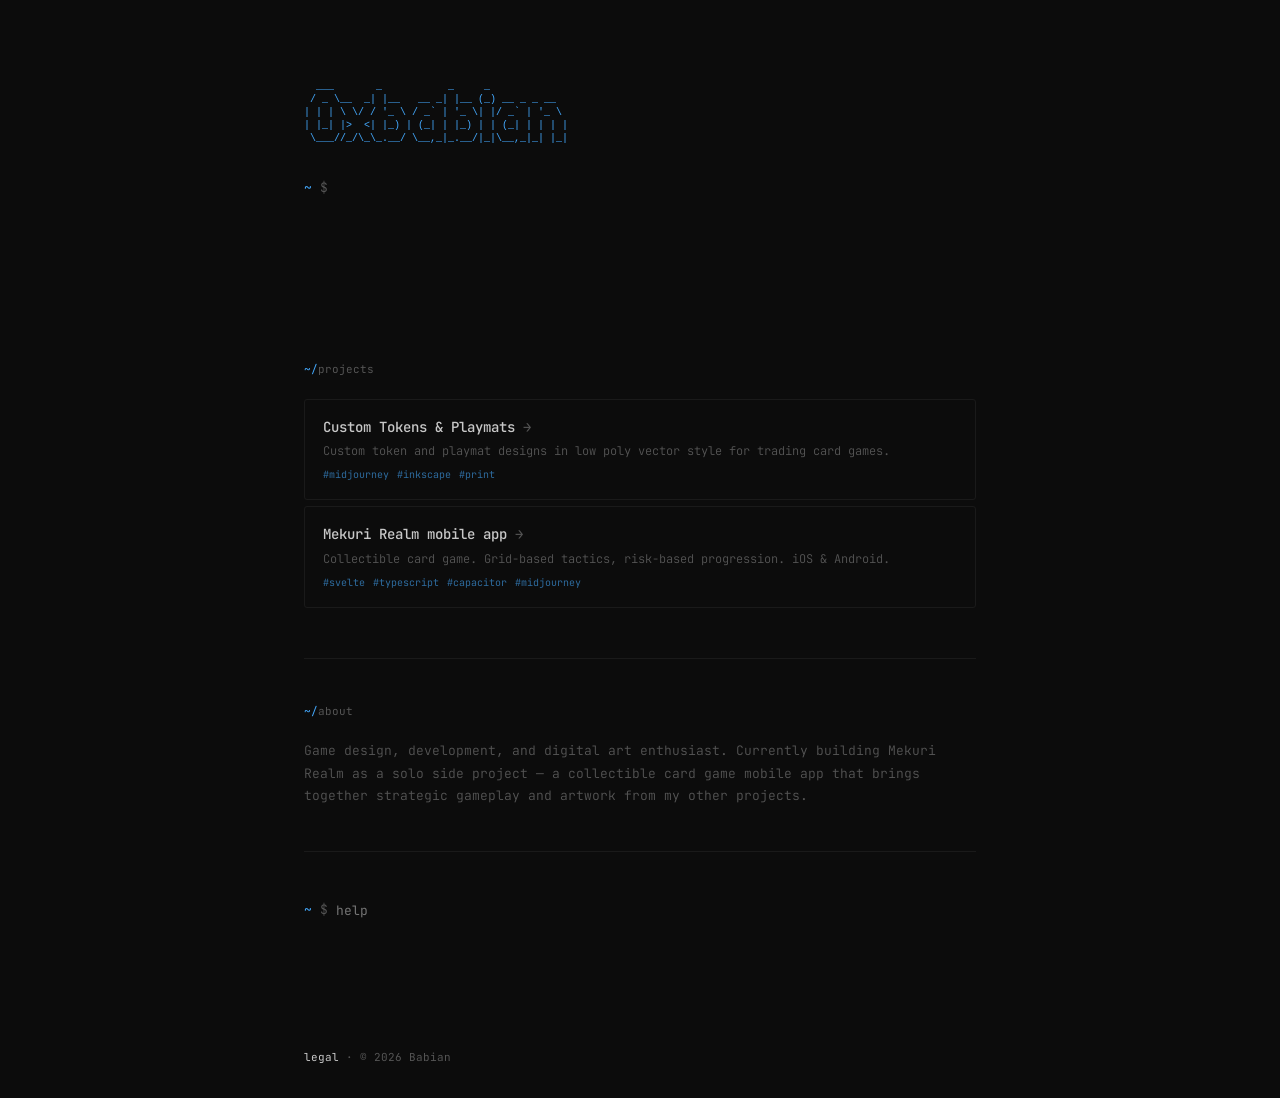
<file: index.html>
<!DOCTYPE html>
<html lang="en">
<head>
  <meta charset="UTF-8">
  <meta name="viewport" content="width=device-width, initial-scale=1.0">
  <title>Babian — Creative Side Projects</title>
  <meta name="description" content="Babian — game design, digital art, and creative side projects. Creator of Mekuri Realm.">
  <link rel="preconnect" href="https://fonts.googleapis.com">
  <link rel="preconnect" href="https://fonts.gstatic.com" crossorigin>
  <link href="https://fonts.googleapis.com/css2?family=JetBrains+Mono:wght@300;400;500;700&display=swap" rel="stylesheet">
  <link rel="icon" href="favicon.svg" type="image/svg+xml">
  <link rel="stylesheet" href="style.css">
  <noscript><style>.bio-line{opacity:1!important}.cursor{display:none!important}.mini-shell{display:none}#cmd::after{content:'whoami'}</style></noscript>
</head>
<body>
  <div class="wrap">

    <div class="ascii-logo-wrap">
    <pre class="ascii-logo">  ___       _           _     _
 / _ \__  _| |__   __ _| |__ (_) __ _ _ __
| | | \ \/ / '_ \ / _` | '_ \| |/ _` | '_ \
| |_| |>  <| |_) | (_| | |_) | | (_| | | | |
 \___//_/\_\_.__/ \__,_|_.__/|_|\__,_|_| |_|
    </pre>
    </div>

    <div class="section" style="border-bottom:none;padding-top:20px;">
      <div class="prompt"><span>~</span> $ <span id="cmd"></span><span class="cursor" id="type-cur" style="opacity:0;"></span></div>
      <div style="margin-top:8px;">
        <div class="bio bio-line"><span class="hl">Babian</span> · creative side projects</div>
        <div class="bio bio-line">game design · dev · digital art</div>
        <div class="bio bio-line">too many ideas, not enough evenings</div>
      </div>
    </div>

    <div class="section">
      <div class="section-head"><span>~/</span>projects</div>
      <a href="tokens/index.html" class="project">
        <div class="project-name">Custom Tokens & Playmats <span class="arrow">→</span></div>
        <div class="project-desc">Custom token and playmat designs in low poly vector style for trading card games.</div>
        <div class="project-tags">
          <span class="tag">midjourney</span>
          <span class="tag">inkscape</span>
          <span class="tag">print</span>
        </div>
      </a>
      <a href="mekuri/index.html" class="project">
        <div class="project-name">Mekuri Realm mobile app <span class="arrow">→</span></div>
        <div class="project-desc">Collectible card game. Grid-based tactics, risk-based progression. iOS & Android.</div>
        <div class="project-tags">
          <span class="tag">svelte</span>
          <span class="tag">typescript</span>
          <span class="tag">capacitor</span>
          <span class="tag">midjourney</span>
        </div>
      </a>
    </div>

    <div class="section">
      <div class="section-head"><span>~/</span>about</div>
      <p class="bio">
        Game design, development, and digital art enthusiast.
        Currently building Mekuri Realm as a solo side project — a collectible
        card game mobile app that brings together strategic gameplay and artwork
        from my other projects.
      </p>
    </div>

    <div class="mini-shell">
      <div class="shell-output" id="so"></div>
      <div class="shell-row">
        <span class="shell-prompt"><span>~</span> $</span>
        <input class="shell-input" type="text" placeholder="help" spellcheck="false" id="si">
      </div>
    </div>

    <div class="footer">
      <a href="legal.html">legal</a> · © 2026 Babian
    </div>

  </div>
  <script>
    const themes={cyan:'#4af',green:'#33d17a',amber:'#ffb000',white:'#d4d4d4'};
    const themeMeta={cyan:'ANSI 36 cyan',green:'P1 phosphor green',amber:'IBM 5151 amber',white:'VT220 white'};
    let currentTheme='cyan';
    function setTheme(name){if(!themes[name])return false;currentTheme=name;document.documentElement.style.setProperty('--t-accent',themes[name]);localStorage.setItem('theme',name);return true;}
    const saved=localStorage.getItem('theme');if(saved&&themes[saved])setTheme(saved);

    const cmds={help:`<span class="c">available commands:</span>\n\n  <span class="t">help</span>        show this message\n  <span class="t">whoami</span>      who am i\n  <span class="t">neofetch</span>    system info\n  <span class="t">stack</span>       current tech stack\n  <span class="t">status</span>      project status\n  <span class="t">theme</span> <span class="c">[name]</span> switch color theme\n  <span class="t">coffee</span>      essential fuel\n  <span class="t">roll</span>        roll a d20\n  <span class="t">ls</span>          list files\n  <span class="t">cat</span> <span class="c">[file]</span>  read file\n  <span class="t">cd</span> <span class="c">[dir]</span>    navigate to page\n  <span class="t">clear</span>       clear output`,whoami:`<span class="c">Lars Waldow</span> <span class="t">aka</span> <span class="c">Babian</span>\n\n  <span class="t">Game design, digital art, and too many side projects.</span>\n  <span class="t">Based in Germany. Fueled by oat milk coffee.</span>`,stack:`<span class="c">~/stack.json</span>\n\n  frontend    <span class="t">Svelte 5 + TypeScript</span>\n  mobile      <span class="t">Capacitor (iOS + Android)</span>\n  styling     <span class="t">Tailwind CSS</span>\n  audio       <span class="t">Howler.js</span>\n  art         <span class="t">Midjourney v7 + Inkscape</span>\n  build       <span class="t">Vite</span>\n  os          <span class="t">macOS (Mac Studio M2 Max)</span>`,status:`<span class="c">project status:</span>\n\n  Token Art       <span class="t">ongoing</span>         <span class="c">[########--]</span> 80%\n  Mekuri Realm    <span class="t">in development</span>  <span class="c">[######----]</span> 60%\n  This Website    <span class="t">you're looking at it</span>\n  Sleep Schedule  <span class="t">deprecated</span>`,coffee:()=>{const day=Math.floor((Date.now()-new Date(new Date().getFullYear(),0,1))/864e5);const n=Math.floor(day*2.5)+Math.floor(Math.random()*3);return`<span class="c">brewing...</span>\n\n  Coffee #${n} of ${new Date().getFullYear()}\n  <span class="t">Blend:  dark roast</span>\n  <span class="t">Milk:   oat (obviously)</span>\n  <span class="t">Sugar:  absolutely not</span>\n  <span class="t">Temp:   hot (for now)</span>`},roll:()=>{const r=Math.floor(Math.random()*20)+1;const c=r===20?'  CRITICAL HIT! Ship it!':r===1?'  Critical fail. Coffee break.':r>=15?'  Nice roll. The code compiles.':r>=10?'  Decent. No bugs introduced.':'  Ouch. Check the console.';return`<span class="c">Rolling d20...</span>\n\n  Result: <span class="t">${r}</span>\n${c}`},sudo:`<span class="c">nice try.</span>\n\n  <span class="t">You are not in the sudoers file.</span>`,neofetch:()=>{const ua=navigator.userAgent;let os='Unknown';if(ua.includes('Mac'))os=ua.match(/Mac OS X [\d_]+/)?.[0]?.replace(/_/g,'.')||'macOS';else if(ua.includes('Windows'))os=ua.match(/Windows NT [\d.]+/)?.[0]||'Windows';else if(ua.includes('Linux'))os='Linux';else if(ua.includes('Android'))os='Android';else if(ua.includes('iPhone')||ua.includes('iPad'))os=ua.match(/OS [\d_]+/)?.[0]?.replace(/_/g,'.')||'iOS';let browser='Unknown';if(ua.includes('Firefox'))browser='Firefox '+(ua.match(/Firefox\/([\d.]+)/)?.[1]||'');else if(ua.includes('Edg/'))browser='Edge '+(ua.match(/Edg\/([\d.]+)/)?.[1]||'');else if(ua.includes('Chrome'))browser='Chrome '+(ua.match(/Chrome\/([\d.]+)/)?.[1]||'');else if(ua.includes('Safari'))browser='Safari '+(ua.match(/Version\/([\d.]+)/)?.[1]||'');const res=screen.width+'x'+screen.height+(devicePixelRatio>1?' @'+devicePixelRatio+'x':'');const vp=innerWidth+'x'+innerHeight;const cores=navigator.hardwareConcurrency||'?';const mem=navigator.deviceMemory?navigator.deviceMemory+'GB':'?';const lang=navigator.language;const dark=matchMedia('(prefers-color-scheme:dark)').matches?'yes':'no';const up=Math.floor(performance.now()/1000);const m=Math.floor(up/60);const s=up%60;const uptime=m>0?m+'m '+s+'s':s+'s';return`<span class="c">visitor@0xbabian.com</span>\n  ─────────────────\n  <span class="t">OS:</span>       ${os}\n  <span class="t">Browser:</span>  ${browser}\n  <span class="t">Display:</span>  ${res}\n  <span class="t">Viewport:</span> ${vp}\n  <span class="t">Cores:</span>    ${cores}\n  <span class="t">Memory:</span>   ${mem}\n  <span class="t">Lang:</span>     ${lang}\n  <span class="t">Theme:</span>    ${currentTheme} [${themes[currentTheme]}]\n  <span class="t">Uptime:</span>   ${uptime}`},ls:`<span class="t">about.md    legal/    mekuri/    tokens/    .secret</span>`,'cat .secret':`<span class="c">404:</span> <span class="t">Nice try, Guybrush.</span>`,'cat about.md':`<span class="c">~/about.md</span>\n\n  <span class="t">Game design, dev and digital art.</span>\n  <span class="t">Currently building Mekuri Realm — a collectible card game</span>\n  <span class="t">mobile app. Fueled by oat milk coffee.</span>`,exit:`<span class="t">Logout? Where would you even go?</span>\n<span class="t">The terminal is all there is.</span>`,clear:'CLEAR'};
    // Intro sequence
    (function(){
      var cmd=document.getElementById('cmd'),cur=document.getElementById('type-cur'),logo=document.querySelector('.ascii-logo'),lines=document.querySelectorAll('.bio-line'),text='whoami',i=0;
      if(sessionStorage.getItem('intro')){logo.classList.add('no-anim');cmd.textContent='whoami';cur.style.display='none';lines.forEach(function(l){l.style.opacity='1';});return;}
      sessionStorage.setItem('intro','1');
      function type(){if(i<text.length){cmd.textContent+=text[i++];setTimeout(type,80);}else{setTimeout(function(){cur.style.display='none';lines.forEach(function(l,idx){setTimeout(function(){l.style.animation='fadeInLine 0.45s ease-out forwards';if(idx===lines.length-1){setTimeout(function(){var si=document.getElementById('si');if(window.innerWidth>480)si.focus();},500);}},idx*300);});},350);}}
      setTimeout(function(){cur.style.animation='fadeIn 0.3s ease-out forwards';},2000);
      setTimeout(type,2500);
    })();

    const si=document.getElementById('si'),so=document.getElementById('so');
    si.addEventListener('keydown',e=>{if(e.key!=='Enter')return;const raw=si.value.trim().toLowerCase();si.value='';if(!raw)return;let r;if(raw.startsWith('theme')){const arg=raw.split(/\s+/)[1];function themeList(){return Object.keys(themes).map(t=>{const mark=t===currentTheme?' ●':'';const pad=' '.repeat(10-t.length-mark.length);return`  <span class="${t===currentTheme?'c':'t'}">${t}${mark}</span>${pad}<span style="color:var(--t-dim)">// ${themeMeta[t]}</span>`}).join('\n');}function themeListHtml(prefix){return`${prefix?`<span class="c">${prefix}</span>\n\n`:''}<span class="theme-list">${themeList()}</span>`;}function updateAllThemeLists(){so.querySelectorAll('.theme-list').forEach(el=>{el.innerHTML=themeList();});}if(!arg){r=`${themeListHtml('available themes:')}\n\n  <span class="t">usage: theme [name]</span>`;}else if(setTheme(arg)){updateAllThemeLists();r=`<span class="c">theme set to ${arg}</span>`;}else{r=`<span class="t">unknown theme: ${arg}. Try</span> <span class="c">theme</span> <span class="t">to list options.</span>`;}}else if(raw.startsWith('cd')){const dir=raw.split(/\s+/)[1];const dirs={legal:'legal.html',mekuri:'mekuri/index.html',tokens:'tokens/index.html'};if(!dir){r=`<span class="c">usage:</span> <span class="t">cd [dir]</span>\n\n  <span class="t">legal/    mekuri/    tokens/</span>`;}else if(dirs[dir]||dirs[dir.replace(/\/$/,'')]){const target=dirs[dir]||dirs[dir.replace(/\/$/,'')];r=`<span class="c">cd ${dir}/</span> <span class="t">— redirecting...</span>`;setTimeout(()=>{window.location.href=target;},1000);}else{r=`<span class="t">bash: cd: ${dir}: No such directory</span>`;}}else{r=cmds[raw];if(typeof r==='function')r=r();if(!r)r=`<span class="t">command not found: ${raw}. Type</span> <span class="c">help</span> <span class="t">for available commands.</span>`;}if(r==='CLEAR'){so.innerHTML='';return;}const el=document.createElement('div');el.style.marginBottom='16px';el.innerHTML=`<div style="color:var(--t-dim);margin-bottom:4px;"><span style="color:var(--t-accent);">~</span> $ ${raw}</div>${r}`;so.appendChild(el);si.scrollIntoView({behavior:'smooth',block:'center'});});
  </script>
</body>
</html>
</file>
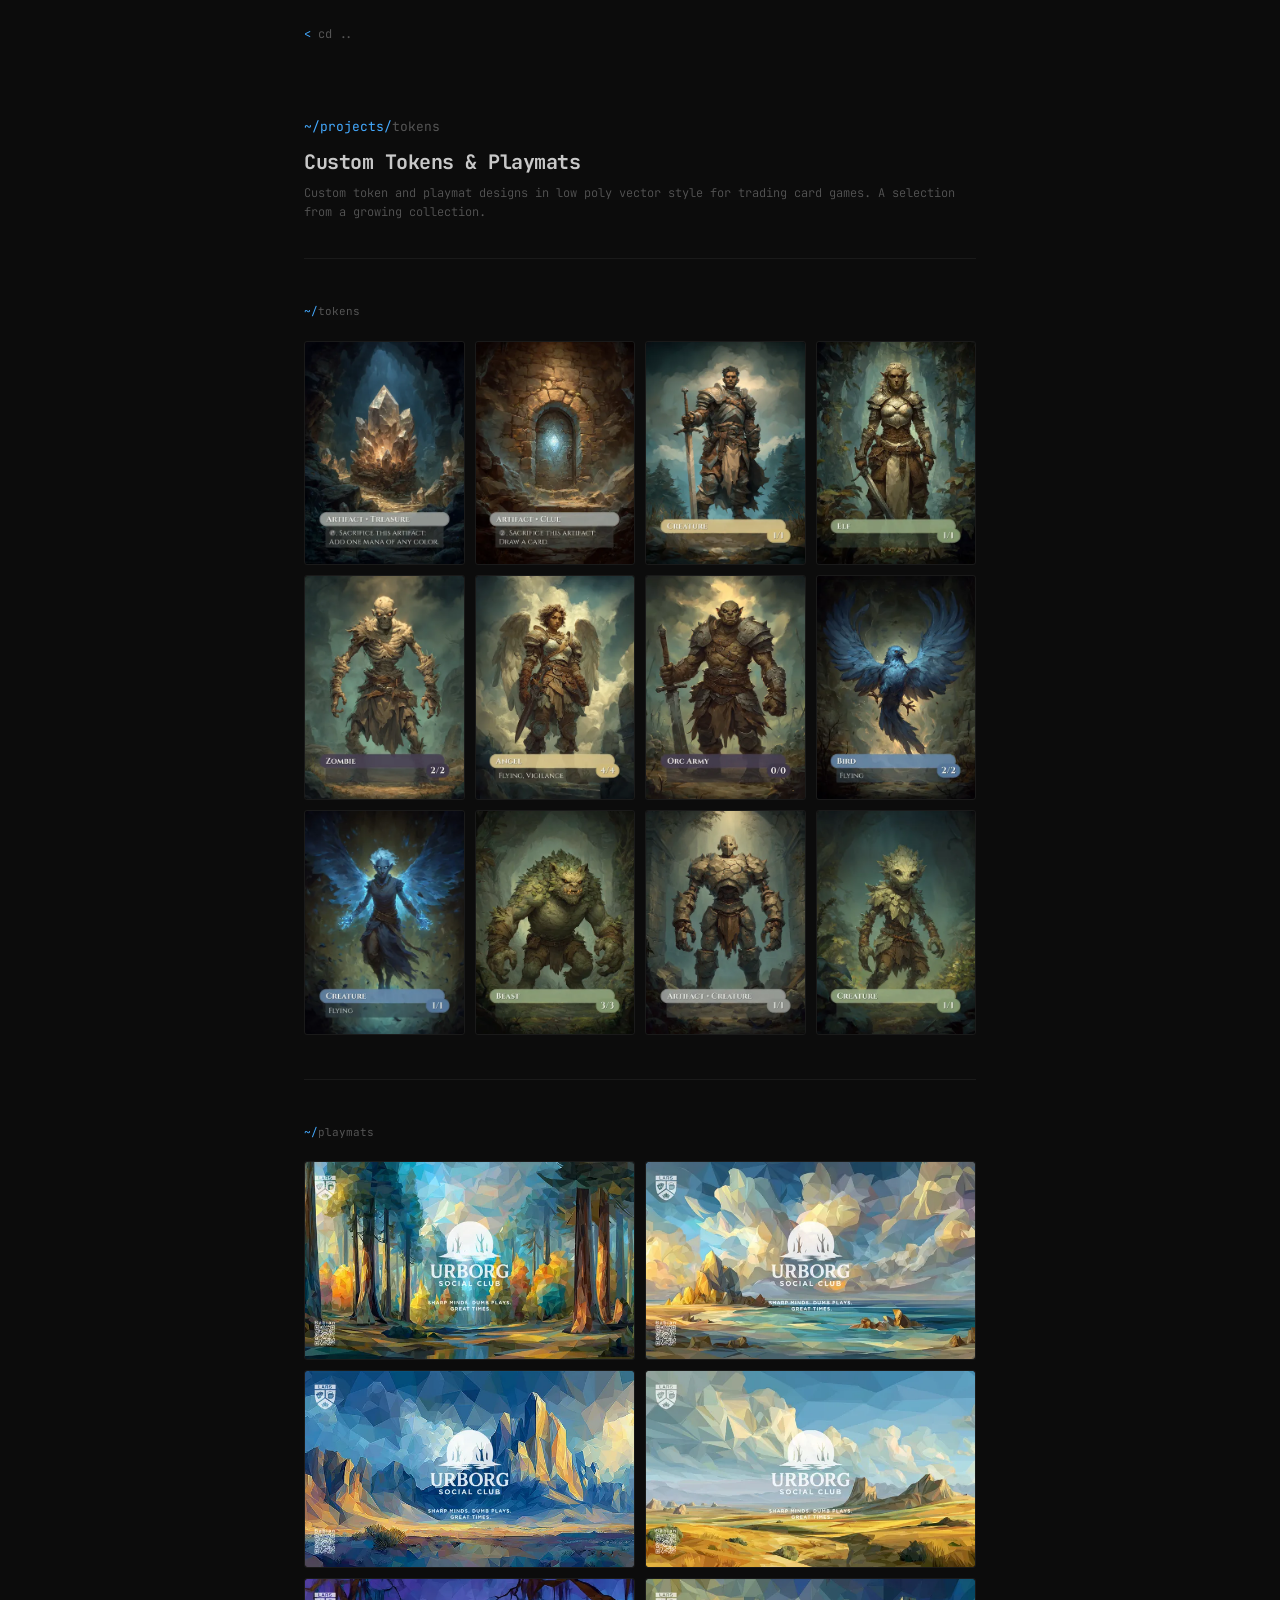
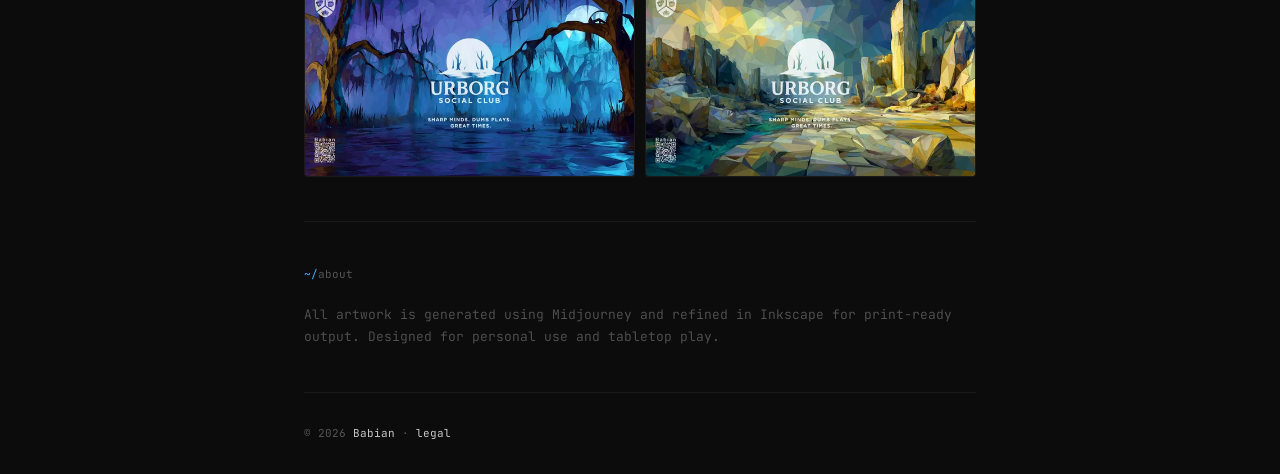
<file: tokens/index.html>
<!DOCTYPE html>
<html lang="en">
<head>
  <meta charset="UTF-8">
  <meta name="viewport" content="width=device-width, initial-scale=1.0">
  <title>Custom Tokens & Playmats — Babian</title>
  <meta name="description" content="Custom token art and playmat designs for tabletop card games by Babian.">
  <link rel="preconnect" href="https://fonts.googleapis.com">
  <link rel="preconnect" href="https://fonts.gstatic.com" crossorigin>
  <link href="https://fonts.googleapis.com/css2?family=JetBrains+Mono:wght@300;400;500;700&display=swap" rel="stylesheet">
  <link rel="icon" href="../favicon.svg" type="image/svg+xml">
  <link rel="stylesheet" href="../style.css">
</head>
<body>
  <div class="wrap">

    <nav class="nav">
      <a href="../index.html"><span class="ch">&lt;</span> cd ..</a>
    </nav>

    <div class="page-header">
      <div class="prompt" style="margin-bottom:8px;"><span>~/projects/</span>tokens</div>
      <h1 class="page-title">Custom Tokens & Playmats</h1>
      <p class="page-sub">
        Custom token and playmat designs in low poly vector style for trading card games.
        A selection from a growing collection.
      </p>
    </div>

    <div class="section">
      <div class="section-head"><span>~/</span>tokens</div>
      <div class="gallery">
        <div class="gallery-item has-image"><img src="images/1a_treasure.webp" alt="Treasure Token" loading="lazy"></div>
        <div class="gallery-item has-image"><img src="images/1b_clue.webp" alt="Clue Token" loading="lazy"></div>
        <div class="gallery-item has-image"><img src="images/3a_creature.webp" alt="Creature Token" loading="lazy"></div>
        <div class="gallery-item has-image"><img src="images/6a_elft.webp" alt="Elf Token" loading="lazy"></div>
        <div class="gallery-item has-image"><img src="images/6b_zombie.webp" alt="Zombie Token" loading="lazy"></div>
        <div class="gallery-item has-image"><img src="images/8a_angel.webp" alt="Angel Token" loading="lazy"></div>
        <div class="gallery-item has-image"><img src="images/8b_orcarmy.webp" alt="Orc Army Token" loading="lazy"></div>
        <div class="gallery-item has-image"><img src="images/9a_bird.webp" alt="Bird Token" loading="lazy"></div>
        <div class="gallery-item has-image"><img src="images/9b_creature.webp" alt="Creature Token" loading="lazy"></div>
        <div class="gallery-item has-image"><img src="images/10a_beast.webp" alt="Beast Token" loading="lazy"></div>
        <div class="gallery-item has-image"><img src="images/11a_creature.webp" alt="Creature Token" loading="lazy"></div>
        <div class="gallery-item has-image"><img src="images/12a_creature.webp" alt="Creature Token" loading="lazy"></div>
      </div>
    </div>

    <div class="section">
      <div class="section-head"><span>~/</span>playmats</div>
      <div class="gallery gallery-playmats">
        <div class="gallery-item has-image playmat"><img src="images/playmats/playmat_3b_forest_lars.webp" alt="Forest Playmat" loading="lazy"></div>
        <div class="gallery-item has-image playmat"><img src="images/playmats/playmat_3b_island_lars.webp" alt="Island Playmat" loading="lazy"></div>
        <div class="gallery-item has-image playmat"><img src="images/playmats/playmat_3b_mountain_lars.webp" alt="Mountain Playmat" loading="lazy"></div>
        <div class="gallery-item has-image playmat"><img src="images/playmats/playmat_3b_plains_lars.webp" alt="Plains Playmat" loading="lazy"></div>
        <div class="gallery-item has-image playmat"><img src="images/playmats/playmat_3b_swamp_lars.webp" alt="Swamp Playmat" loading="lazy"></div>
        <div class="gallery-item has-image playmat"><img src="images/playmats/playmat_3b_waste_lars.webp" alt="Waste Playmat" loading="lazy"></div>
      </div>
    </div>

    <div class="section">
      <div class="section-head"><span>~/</span>about</div>
      <p class="bio">
        All artwork is generated using Midjourney and refined in Inkscape for
        print-ready output. Designed for personal use and tabletop play.
      </p>
    </div>

    <div class="footer">
      © 2026 <a href="../index.html">Babian</a> · <a href="../legal.html">legal</a>
    </div>

  </div>
  <script>(function(){var t=localStorage.getItem('theme'),c={cyan:'#4af',green:'#33d17a',amber:'#ffb000',white:'#d4d4d4'};if(t&&c[t])document.documentElement.style.setProperty('--t-accent',c[t]);})()</script>
</body>
</html>
</file>
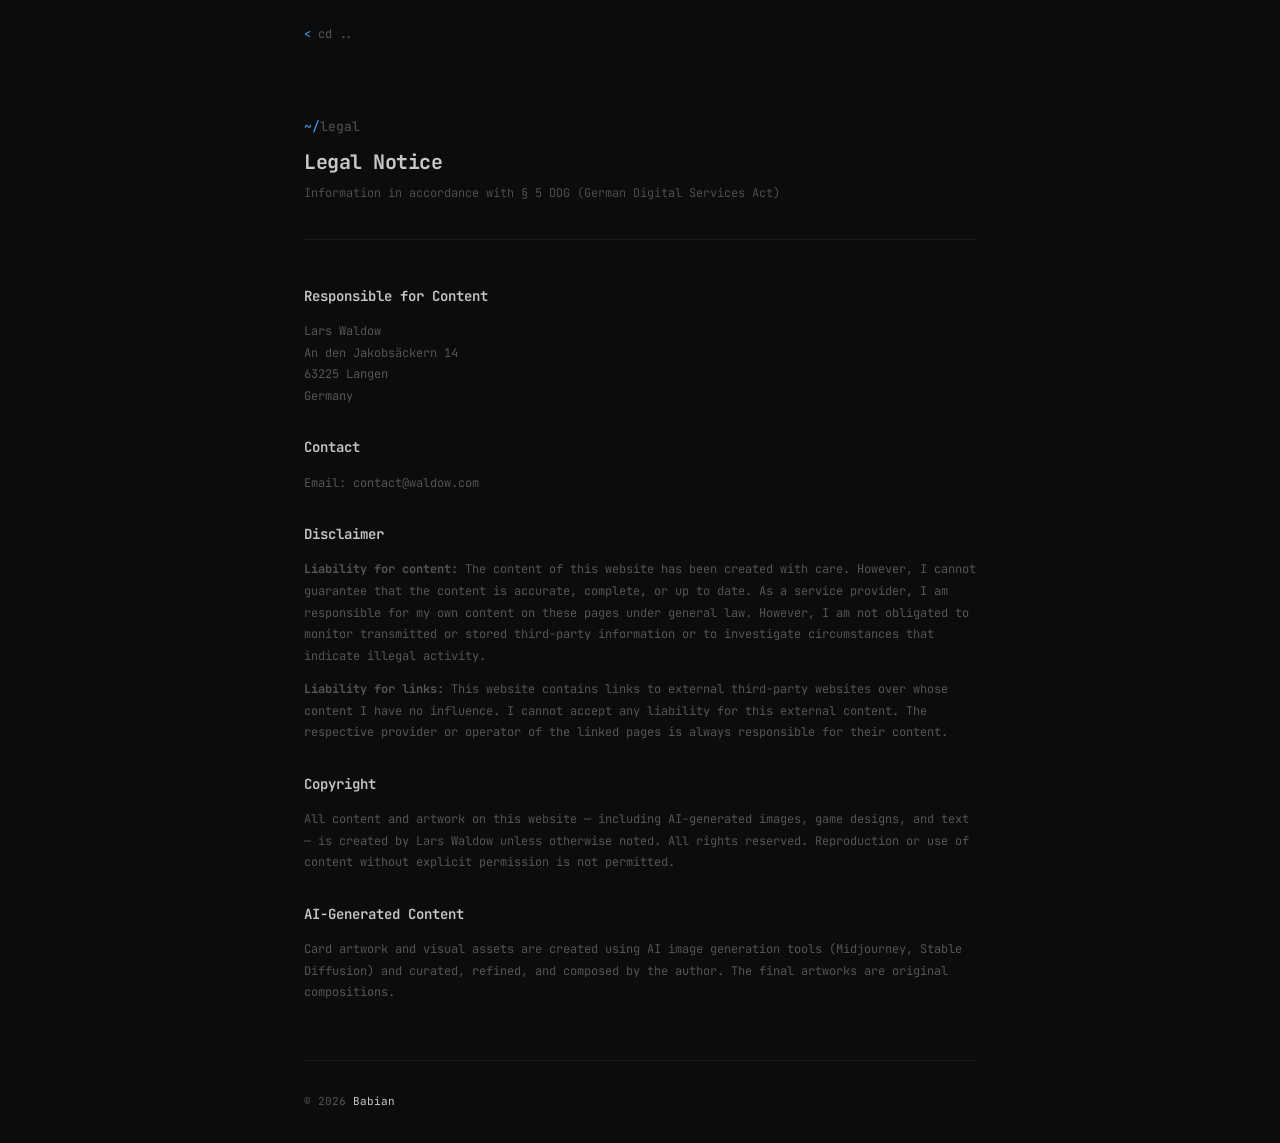
<file: legal.html>
<!DOCTYPE html>
<html lang="en">
<head>
  <meta charset="UTF-8">
  <meta name="viewport" content="width=device-width, initial-scale=1.0">
  <title>Legal Notice — Lars Waldow</title>
  <meta name="description" content="Legal notice and imprint for 0xbabian.com.">
  <link rel="preconnect" href="https://fonts.googleapis.com">
  <link rel="preconnect" href="https://fonts.gstatic.com" crossorigin>
  <link href="https://fonts.googleapis.com/css2?family=JetBrains+Mono:wght@300;400;500;700&display=swap" rel="stylesheet">
  <link rel="icon" href="favicon.svg" type="image/svg+xml">
  <link rel="stylesheet" href="style.css">
</head>
<body>
  <div class="wrap">

    <nav class="nav">
      <a href="index.html"><span class="ch">&lt;</span> cd ..</a>
    </nav>

    <div class="page-header">
      <div class="prompt" style="margin-bottom:8px;"><span>~/</span>legal</div>
      <h1 class="page-title">Legal Notice</h1>
      <p class="page-sub">Information in accordance with § 5 DDG (German Digital Services Act)</p>
    </div>

    <div class="section">
      <div class="prose">

        <h2>Responsible for Content</h2>
        <p>
          Lars Waldow<br>
          An den Jakobsäckern 14<br>
          63225 Langen<br>
          Germany
        </p>

        <h2>Contact</h2>
        <p>
          Email: contact@waldow.com
        </p>

        <h2>Disclaimer</h2>
        <p>
          <strong>Liability for content:</strong>
          The content of this website has been created with care. However,
          I cannot guarantee that the content is accurate, complete, or up to date.
          As a service provider, I am responsible for my own content on these pages
          under general law. However, I am not obligated to monitor transmitted or
          stored third-party information or to investigate circumstances that indicate
          illegal activity.
        </p>
        <p>
          <strong>Liability for links:</strong>
          This website contains links to external third-party websites over whose
          content I have no influence. I cannot accept any liability for this
          external content. The respective provider or operator of the linked pages
          is always responsible for their content.
        </p>

        <h2>Copyright</h2>
        <p>
          All content and artwork on this website — including AI-generated images,
          game designs, and text — is created by Lars Waldow unless
          otherwise noted. All rights reserved. Reproduction or use of content
          without explicit permission is not permitted.
        </p>

        <h2>AI-Generated Content</h2>
        <p>
          Card artwork and visual assets are created using AI image generation
          tools (Midjourney, Stable Diffusion) and curated, refined, and composed
          by the author. The final artworks are original compositions.
        </p>

      </div>
    </div>

    <div class="footer">
      © 2026 <a href="index.html">Babian</a>
    </div>

  </div>
  <script>(function(){var t=localStorage.getItem('theme'),c={cyan:'#4af',green:'#33d17a',amber:'#ffb000',white:'#d4d4d4'};if(t&&c[t])document.documentElement.style.setProperty('--t-accent',c[t]);})()</script>
</body>
</html>
</file>
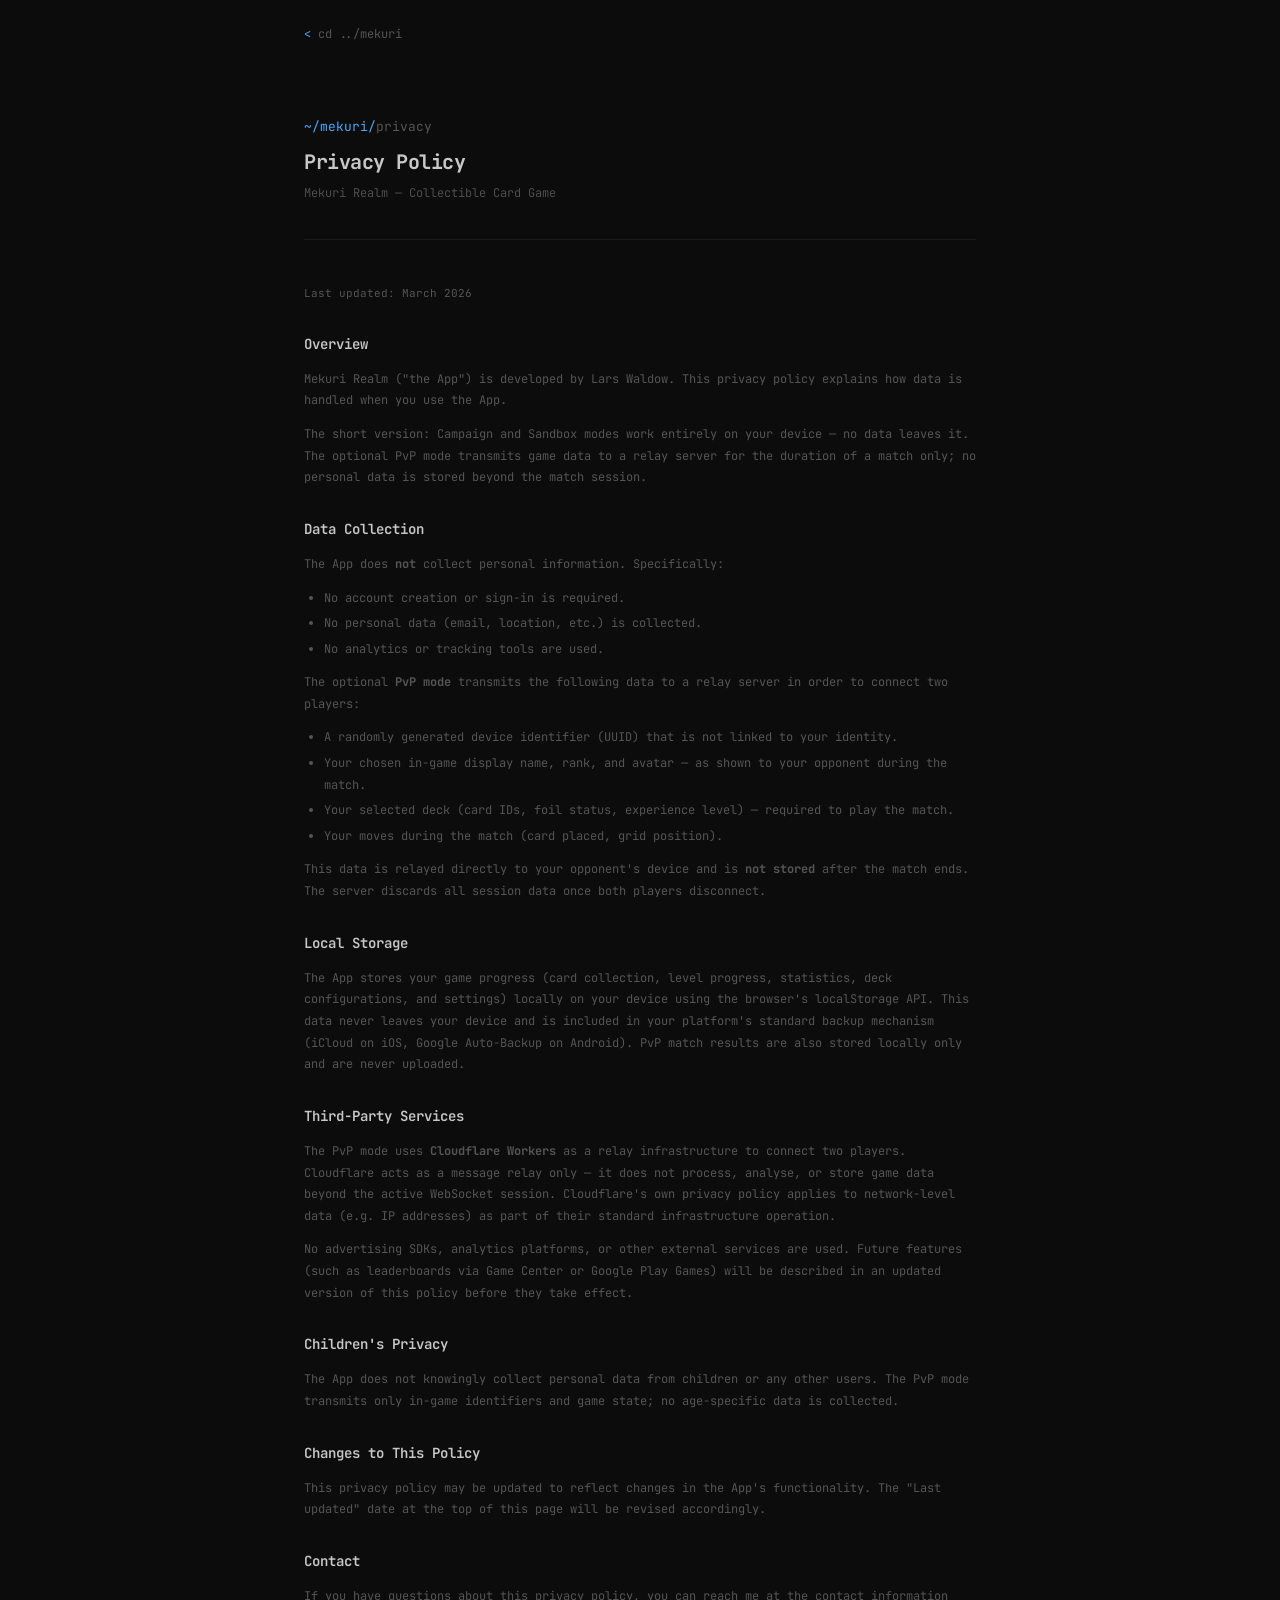
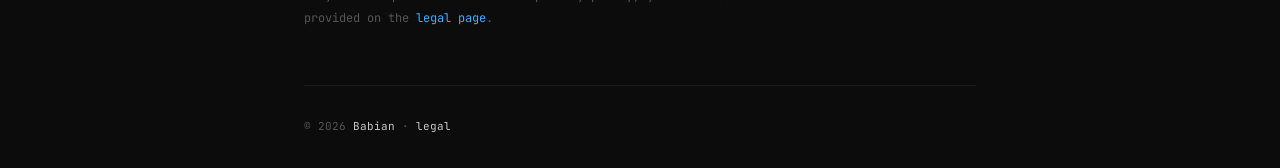
<file: mekuri/privacy.html>
<!DOCTYPE html>
<html lang="en">
<head>
  <meta charset="UTF-8">
  <meta name="viewport" content="width=device-width, initial-scale=1.0">
  <title>Privacy Policy — Mekuri Realm</title>
  <meta name="description" content="Privacy Policy for Mekuri Realm.">
  <link rel="preconnect" href="https://fonts.googleapis.com">
  <link rel="preconnect" href="https://fonts.gstatic.com" crossorigin>
  <link href="https://fonts.googleapis.com/css2?family=JetBrains+Mono:wght@300;400;500;700&display=swap" rel="stylesheet">
  <link rel="icon" href="../favicon.svg" type="image/svg+xml">
  <link rel="stylesheet" href="../style.css">
</head>
<body>
  <div class="wrap">

    <nav class="nav">
      <a href="index.html"><span class="ch">&lt;</span> cd ../mekuri</a>
    </nav>

    <div class="page-header">
      <div class="prompt" style="margin-bottom:8px;"><span>~/mekuri/</span>privacy</div>
      <h1 class="page-title">Privacy Policy</h1>
      <p class="page-sub">Mekuri Realm — Collectible Card Game</p>
    </div>

    <div class="section">
      <div class="prose">
        <p class="updated">Last updated: March 2026</p>

        <h2>Overview</h2>
        <p>
          Mekuri Realm ("the App") is developed by Lars Waldow. This
          privacy policy explains how data is handled when you use the App.
        </p>
        <p>
          The short version: Campaign and Sandbox modes work entirely on your
          device — no data leaves it. The optional PvP mode transmits game data
          to a relay server for the duration of a match only; no personal data is
          stored beyond the match session.
        </p>

        <h2>Data Collection</h2>
        <p>
          The App does <strong>not</strong> collect personal information. Specifically:
        </p>
        <ul>
          <li>No account creation or sign-in is required.</li>
          <li>No personal data (email, location, etc.) is collected.</li>
          <li>No analytics or tracking tools are used.</li>
        </ul>
        <p>
          The optional <strong>PvP mode</strong> transmits the following data to
          a relay server in order to connect two players:
        </p>
        <ul>
          <li>A randomly generated device identifier (UUID) that is not linked to your identity.</li>
          <li>Your chosen in-game display name, rank, and avatar — as shown to your opponent during the match.</li>
          <li>Your selected deck (card IDs, foil status, experience level) — required to play the match.</li>
          <li>Your moves during the match (card placed, grid position).</li>
        </ul>
        <p>
          This data is relayed directly to your opponent's device and is
          <strong>not stored</strong> after the match ends. The server discards
          all session data once both players disconnect.
        </p>

        <h2>Local Storage</h2>
        <p>
          The App stores your game progress (card collection, level progress,
          statistics, deck configurations, and settings) locally on your device
          using the browser's localStorage API. This data never leaves your device
          and is included in your platform's standard backup mechanism (iCloud on
          iOS, Google Auto-Backup on Android). PvP match results are also stored
          locally only and are never uploaded.
        </p>

        <h2>Third-Party Services</h2>
        <p>
          The PvP mode uses <strong>Cloudflare Workers</strong> as a relay
          infrastructure to connect two players. Cloudflare acts as a message
          relay only — it does not process, analyse, or store game data beyond
          the active WebSocket session. Cloudflare's own privacy policy applies
          to network-level data (e.g. IP addresses) as part of their standard
          infrastructure operation.
        </p>
        <p>
          No advertising SDKs, analytics platforms, or other external services
          are used. Future features (such as leaderboards via Game Center or
          Google Play Games) will be described in an updated version of this
          policy before they take effect.
        </p>

        <h2>Children's Privacy</h2>
        <p>
          The App does not knowingly collect personal data from children or any
          other users. The PvP mode transmits only in-game identifiers and game
          state; no age-specific data is collected.
        </p>

        <h2>Changes to This Policy</h2>
        <p>
          This privacy policy may be updated to reflect changes in the App's
          functionality. The "Last updated" date at the top of this page will
          be revised accordingly.
        </p>

        <h2>Contact</h2>
        <p>
          If you have questions about this privacy policy, you can reach me at
          the contact information provided on the <a href="../legal.html">legal page</a>.
        </p>
      </div>
    </div>

    <div class="footer">
      © 2026 <a href="../index.html">Babian</a> · <a href="../legal.html">legal</a>
    </div>

  </div>
  <script>(function(){var t=localStorage.getItem('theme'),c={cyan:'#4af',green:'#33d17a',amber:'#ffb000',white:'#d4d4d4'};if(t&&c[t])document.documentElement.style.setProperty('--t-accent',c[t]);})()</script>
</body>
</html>
</file>
<file: style.css>
*, *::before, *::after { margin: 0; padding: 0; box-sizing: border-box; }

:root {
  --t-bg: #0c0c0c;
  --t-accent: #4af;
  --t-dim: #555;
  --t-text: #c8c8c8;
  --t-text-bright: #e8e8e8;
  --t-border: #1a1a1a;
  --t-border-hover: #2a2a2a;
}

html { scroll-behavior: smooth; }

body {
  font-family: 'JetBrains Mono', monospace;
  background: var(--t-bg);
  color: var(--t-text);
  min-height: 100vh;
  line-height: 1.6;
  -webkit-font-smoothing: antialiased;
  font-size: 13px;
}

.wrap { max-width: 720px; margin: 0 auto; padding: 0 24px; }

/* ASCII */
.ascii-logo-wrap { padding-top: 60px; }
.ascii-logo {
  color: var(--t-accent);
  font-size: 10px;
  line-height: 1.3;
  white-space: pre;
  overflow: visible;
  position: relative;
  clip-path: inset(0 0 100% 0);
  animation: revealLines 1.2s ease-out 0.3s forwards, logoGlow 0.6s ease-in-out 1.3s forwards;
}
.ascii-logo::after {
  content: '';
  position: absolute;
  left: 0; right: 0;
  top: 0; height: 2px;
  background: linear-gradient(90deg, transparent, var(--t-accent), transparent);
  opacity: 0;
  animation: scanLine 1.2s ease-out 0.3s forwards;
  pointer-events: none;
}
.ascii-logo.no-anim { animation: none; clip-path: none; opacity: 1; }
.ascii-logo.no-anim::after { display: none; }
@keyframes revealLines {
  0%   { clip-path: inset(0 0 100% 0); }
  100% { clip-path: inset(0 0 0% 0); }
}
@keyframes logoGlow {
  0%   { text-shadow: none; }
  50%  { text-shadow: 0 0 10px var(--t-accent), 0 0 20px var(--t-accent); }
  100% { text-shadow: none; }
}
@keyframes scanLine {
  0%   { top: 0; opacity: 0.8; }
  50%  { opacity: 1; }
  85%  { opacity: 0.5; }
  100% { top: 100%; opacity: 0; }
}
@media (max-width: 480px) {
  .ascii-logo { transform: scale(0.85); transform-origin: top left; margin-bottom: -10px; }
  .section { padding: 24px 0; }
  .mini-shell { padding: 24px 0; margin-bottom: 24px; }
}

/* Prompt */
.prompt { color: var(--t-dim); font-size: 13px; }
.prompt span, .hl { color: var(--t-accent); }

/* Sections */
.section { padding: 36px 0; border-bottom: 1px solid var(--t-border); }
.section:last-of-type { border-bottom: none; }
.section-head { font-size: 11px; color: var(--t-dim); margin-bottom: 20px; }
.section-head span { color: var(--t-accent); }

/* Bio */
.bio { font-size: 13px; color: var(--t-dim); font-weight: 300; line-height: 1.7; }
.bio a { color: var(--t-accent); text-decoration: none; }
.bio a:hover { text-decoration: underline; }

/* Projects */
.project {
  display: block; padding: 16px 18px; margin-bottom: 6px;
  border: 1px solid var(--t-border); border-radius: 3px;
  text-decoration: none; color: inherit;
  transition: border-color 0.2s, background 0.2s;
}
.project:hover { border-color: var(--t-border-hover); background: #111; }
.project-name { font-size: 14px; font-weight: 500; margin-bottom: 4px; }
.project-name .arrow { color: var(--t-dim); transition: color 0.2s; }
.project:hover .arrow { color: var(--t-accent); }
.project-desc { font-size: 12px; color: var(--t-dim); font-weight: 300; }
.project-tags { margin-top: 6px; display: flex; gap: 8px; flex-wrap: wrap; }
.tag { font-size: 10px; color: var(--t-accent); opacity: 0.6; }
.tag::before { content: '#'; }

/* Cursor */
.cursor {
  display: inline-block; width: 8px; height: 15px;
  background: var(--t-accent); margin-left: 2px;
  animation: blink 1s step-end infinite; vertical-align: text-bottom;
}
@keyframes blink { 50% { opacity: 0; } }
@keyframes fadeIn { from { opacity: 0; } to { opacity: 1; } }

/* Bio line reveal */
.bio-line { opacity: 0; }
@keyframes fadeInLine {
  from { opacity: 0; transform: translateY(5px); }
  to   { opacity: 1; transform: translateY(0); }
}

/* Shell */
.mini-shell { padding: 36px 0; margin-bottom: 60px; }
.shell-row { display: flex; align-items: center; gap: 8px; }
.shell-prompt { font-size: 13px; color: var(--t-dim); white-space: nowrap; }
.shell-prompt span { color: var(--t-accent); }
.shell-input {
  flex: 1; background: none; border: none; outline: none;
  font-family: 'JetBrains Mono', monospace; font-size: 13px;
  color: var(--t-text); caret-color: var(--t-accent);
}
.shell-output { margin-bottom: 12px; font-size: 12px; color: var(--t-dim); line-height: 1.7; white-space: pre-wrap; }
.shell-output .c { color: var(--t-accent); }
.shell-output .t { color: var(--t-text); }

/* Nav (subpages) */
.nav { padding: 24px 0; opacity: 0; animation: fadeIn 0.4s ease-out 0.1s forwards; }
.nav a { font-size: 12px; color: var(--t-dim); text-decoration: none; transition: color 0.2s; }
.nav a:hover { color: var(--t-text); }
.nav a .ch { color: var(--t-accent); }

/* Page header (subpages) */
.page-header { padding: 40px 0 32px; border-bottom: 1px solid var(--t-border); }
.page-title { font-size: 20px; font-weight: 700; letter-spacing: -0.5px; margin-bottom: 6px; }
.page-sub { font-size: 12px; color: var(--t-dim); font-weight: 300; line-height: 1.6; }
.page-badge {
  display: inline-block; font-size: 9px; font-weight: 600; letter-spacing: 2px;
  text-transform: uppercase; color: var(--t-accent); border: 1px solid var(--t-border);
  padding: 3px 8px; border-radius: 3px; margin-top: 10px;
}

/* Features */
.features-grid { display: grid; grid-template-columns: 1fr 1fr; gap: 0 24px; }
.features-grid .section-head { grid-column: 1 / -1; }
@media (max-width: 600px) { .features-grid { grid-template-columns: 1fr; } }
.feature { padding: 18px 0; border-bottom: 1px solid var(--t-border); }
.feature:last-child { border-bottom: none; }
.feature-name { font-size: 13px; font-weight: 500; margin-bottom: 4px; display: flex; align-items: center; gap: 6px; }
.feature-icon { width: 16px; height: 16px; color: var(--t-accent); flex-shrink: 0; }
.feature-desc { font-size: 12px; color: var(--t-dim); font-weight: 300; }

/* Screenshots */
.screenshots { display: grid; grid-template-columns: repeat(auto-fit, minmax(140px, 1fr)); gap: 12px; margin-top: 16px; }
.screenshot {
  aspect-ratio: 9/16; max-height: 280px; border: 1px dashed var(--t-border); border-radius: 3px;
  display: flex; align-items: center; justify-content: center;
  color: var(--t-dim); font-size: 10px; letter-spacing: 1px; text-transform: uppercase;
  overflow: hidden;
}
.screenshot.has-image { padding: 0; border: none; max-height: none; aspect-ratio: auto; }
.screenshot.has-image img { width: 100%; height: auto; display: block; border-radius: 24px; }

/* Tech tags */
.tech-list { display: flex; flex-wrap: wrap; gap: 8px; margin-top: 8px; }
.tech-tag { font-size: 11px; color: var(--t-text); padding: 4px 10px; border: 1px solid var(--t-border); border-radius: 3px; }

/* Gallery */
.gallery { display: grid; grid-template-columns: repeat(auto-fill, minmax(150px, 1fr)); gap: 10px; }
.gallery-item {
  aspect-ratio: 5/7; border: 1px solid var(--t-border); border-radius: 3px;
  display: flex; align-items: center; justify-content: center;
  color: var(--t-dim); font-size: 10px; letter-spacing: 1px; text-transform: uppercase;
  transition: border-color 0.2s; overflow: hidden; position: relative;
}
.gallery-item:hover { border-color: var(--t-border-hover); }
.gallery-item.has-image { padding: 0; }
.gallery-item.has-image img { width: 100%; height: 100%; object-fit: cover; display: block; border-radius: 2px; }
.gallery-playmats { grid-template-columns: repeat(2, 1fr); }
@media (max-width: 480px) { .gallery-playmats { grid-template-columns: 1fr; } }
.gallery-item.playmat { aspect-ratio: 5/3; }

/* Prose (legal, privacy) */
.prose { font-size: 12px; color: var(--t-dim); line-height: 1.8; }
.prose h2 { font-size: 14px; font-weight: 600; color: var(--t-text); margin: 28px 0 12px; }
.prose h2:first-child { margin-top: 0; }
.prose p { margin-bottom: 12px; }
.prose a { color: var(--t-accent); text-decoration: none; }
.prose a:hover { text-decoration: underline; }
.prose ul { padding-left: 20px; margin-bottom: 12px; }
.prose li { margin-bottom: 4px; }
.prose .updated { font-size: 11px; color: var(--t-dim); margin-bottom: 24px; }

/* Footer */
.footer { padding: 32px 0; font-size: 11px; color: var(--t-dim); }
.footer a { color: var(--t-text); text-decoration: none; }
.footer a:hover { color: var(--t-accent); }

@media (min-width: 640px) {
  .ascii-logo-wrap { padding-top: 80px; }
  .section { padding: 44px 0; }
  .page-header { padding: 48px 0 36px; }
}
</file>
